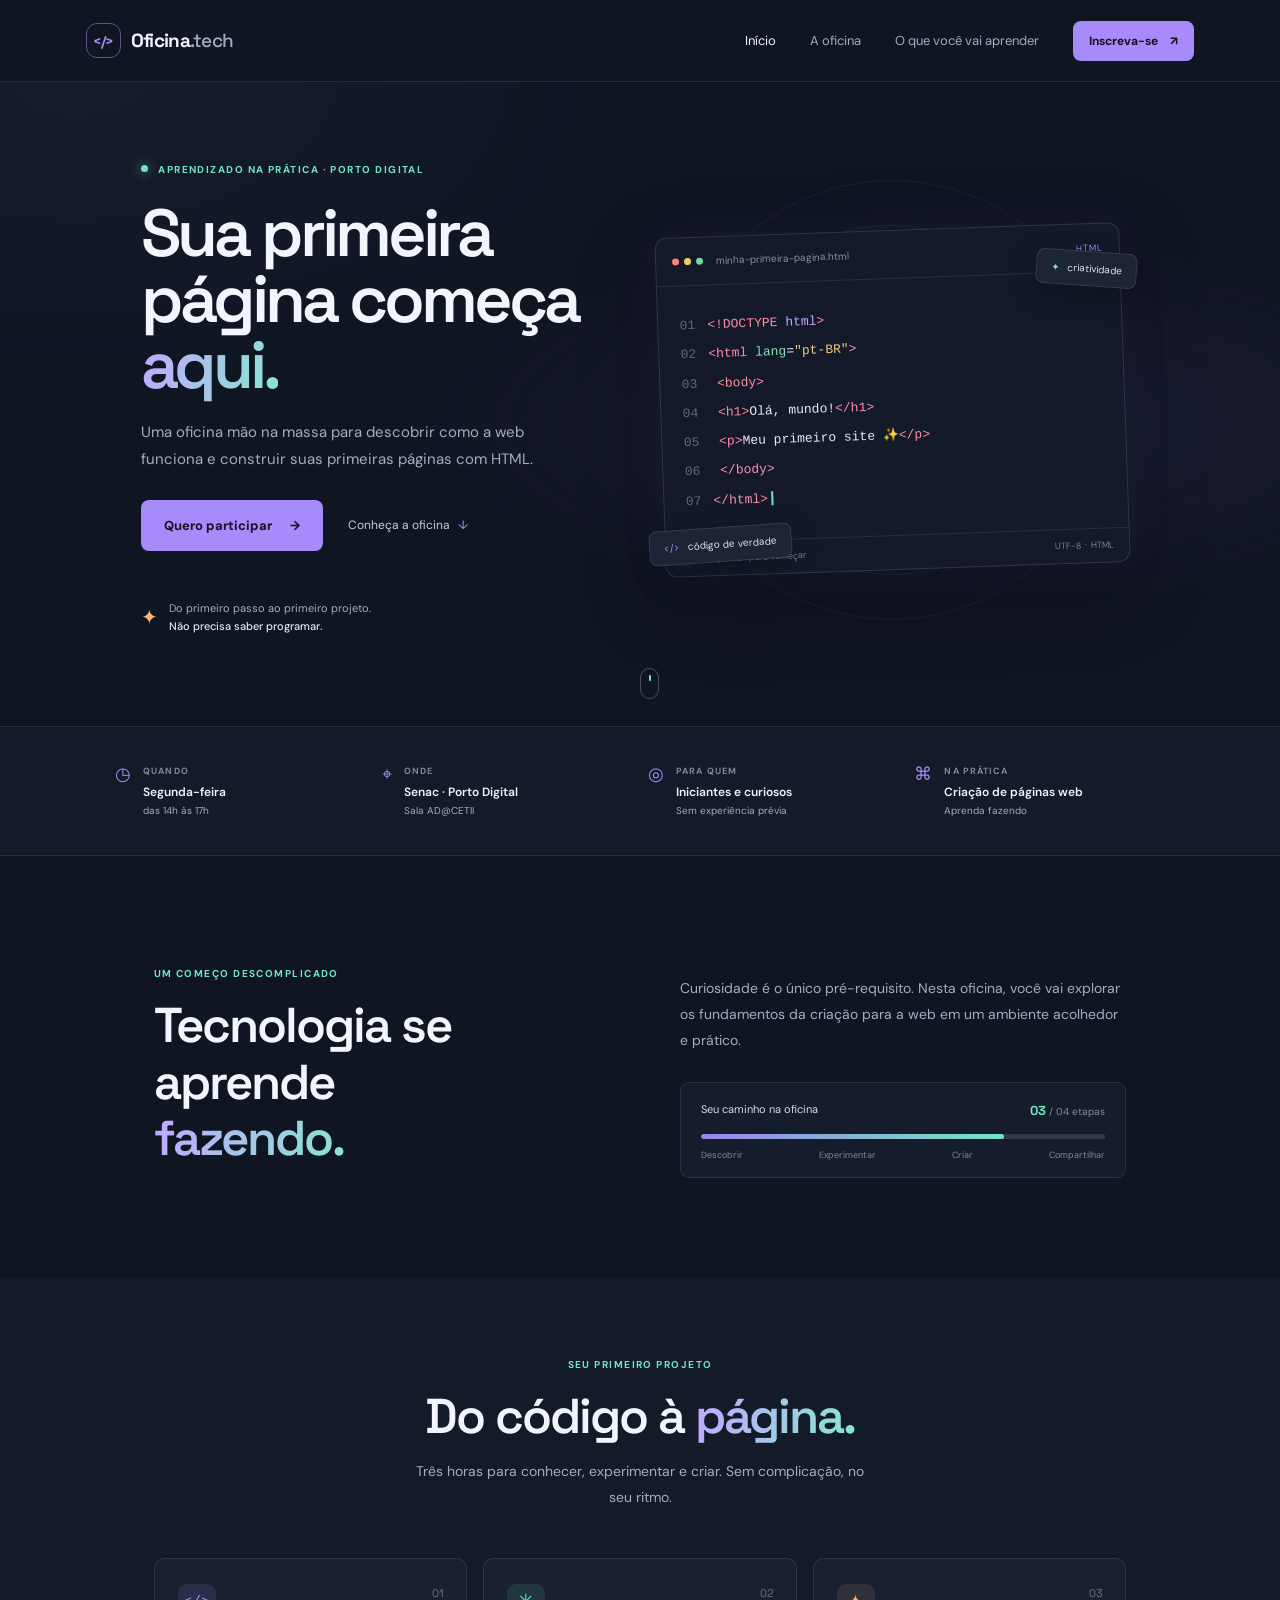
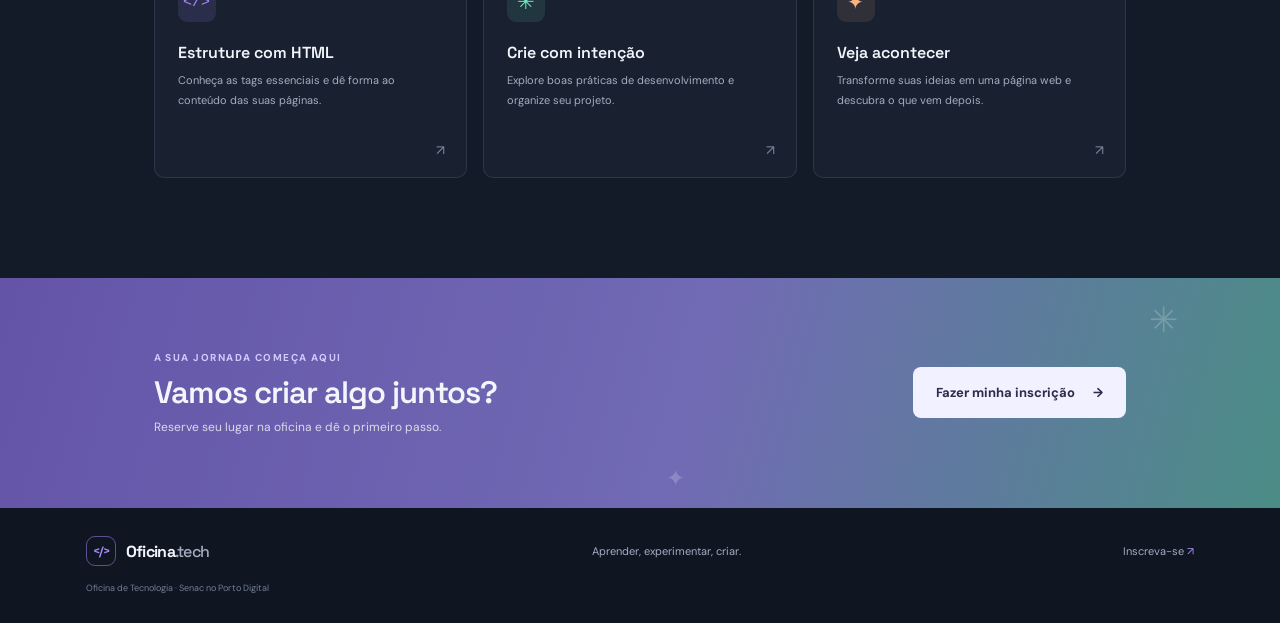
<file: index.html>
<!DOCTYPE html>
<html lang="pt-BR">
<head>
    <meta charset="UTF-8">
    <meta name="viewport" content="width=device-width, initial-scale=1.0">
    <meta name="theme-color" content="#101522">
    <meta name="description" content="Aprenda a criar páginas web na Oficina de Tecnologia do Senac no Porto Digital.">
    <title>Oficina de Tecnologia | Senac Porto Digital</title>
    <link rel="preconnect" href="https://fonts.googleapis.com">
    <link rel="preconnect" href="https://fonts.gstatic.com" crossorigin>
    <link href="https://fonts.googleapis.com/css2?family=DM+Sans:wght@400;500;600;700&family=Space+Grotesk:wght@400;500;600;700&display=swap" rel="stylesheet">
    <link rel="stylesheet" href="style.css">
</head>
<body>
    <header class="site-header">
        <a class="brand" href="index.html" aria-label="Oficina de Tecnologia, início">
            <span class="brand-mark" aria-hidden="true">&lt;/&gt;</span>
            <span>Oficina<span class="brand-light">.tech</span></span>
        </a>
        <nav class="main-nav" aria-label="Navegação principal">
            <a class="nav-link active" href="index.html">Início</a>
            <a class="nav-link" href="#sobre">A oficina</a>
            <a class="nav-link" href="#conteudo">O que você vai aprender</a>
            <a class="button button-small" href="inscricao.html">Inscreva-se <span aria-hidden="true">↗</span></a>
        </nav>
    </header>

    <main>
        <section class="hero">
            <div class="hero-copy">
                <p class="eyebrow"><span class="live-dot"></span> APRENDIZADO NA PRÁTICA · PORTO DIGITAL</p>
                <h1>Sua primeira<br>página começa<br><span class="text-gradient">aqui.</span></h1>
                <p class="hero-description">Uma oficina mão na massa para descobrir como a web funciona e construir suas primeiras páginas com HTML.</p>
                <div class="hero-actions">
                    <a class="button" href="inscricao.html">Quero participar <span aria-hidden="true">→</span></a>
                    <a class="text-link" href="#sobre">Conheça a oficina <span aria-hidden="true">↓</span></a>
                </div>
                <div class="hero-note">
                    <span class="note-icon" aria-hidden="true">✦</span>
                    <span>Do primeiro passo ao primeiro projeto.<br><strong>Não precisa saber programar.</strong></span>
                </div>
            </div>
            <div class="hero-art" aria-label="Ilustração de código HTML em um editor">
                <div class="orbit orbit-one"></div>
                <div class="orbit orbit-two"></div>
                <div class="code-window">
                    <div class="window-bar">
                        <div class="window-dots" aria-hidden="true"><i></i><i></i><i></i></div>
                        <span>minha-primeira-pagina.html</span>
                        <span class="window-language">HTML</span>
                    </div>
                    <div class="code-content" aria-hidden="true">
                        <div><span class="line-number">01</span><span class="code-pink">&lt;!DOCTYPE</span> <span class="code-purple">html</span><span class="code-pink">&gt;</span></div>
                        <div><span class="line-number">02</span><span class="code-pink">&lt;html</span> <span class="code-green">lang</span>=<span class="code-yellow">"pt-BR"</span><span class="code-pink">&gt;</span></div>
                        <div><span class="line-number">03</span>  <span class="code-pink">&lt;body&gt;</span></div>
                        <div><span class="line-number">04</span>    <span class="code-pink">&lt;h1&gt;</span><span class="code-white">Olá, mundo!</span><span class="code-pink">&lt;/h1&gt;</span></div>
                        <div><span class="line-number">05</span>    <span class="code-pink">&lt;p&gt;</span><span class="code-white">Meu primeiro site ✨</span><span class="code-pink">&lt;/p&gt;</span></div>
                        <div><span class="line-number">06</span>  <span class="code-pink">&lt;/body&gt;</span></div>
                        <div><span class="line-number">07</span><span class="code-pink">&lt;/html&gt;</span><span class="cursor"></span></div>
                    </div>
                    <div class="code-footer"><span><span class="status-dot"></span> Tudo pronto para começar</span><span>UTF-8&nbsp; · &nbsp;HTML</span></div>
                </div>
                <div class="floating-tag tag-top"><span>✦</span> criatividade</div>
                <div class="floating-tag tag-bottom"><span>&lt;/&gt;</span> código de verdade</div>
            </div>
            <a class="scroll-cue" href="#sobre" aria-label="Desça para conhecer a oficina"><span></span></a>
        </section>

        <section class="quick-facts" aria-label="Informações da oficina">
            <div class="fact"><span class="fact-icon">◷</span><div><span class="fact-label">QUANDO</span><strong>Segunda-feira</strong><small>das 14h às 17h</small></div></div>
            <div class="fact"><span class="fact-icon">⌖</span><div><span class="fact-label">ONDE</span><strong>Senac · Porto Digital</strong><small>Sala AD@CETII</small></div></div>
            <div class="fact"><span class="fact-icon">◎</span><div><span class="fact-label">PARA QUEM</span><strong>Iniciantes e curiosos</strong><small>Sem experiência prévia</small></div></div>
            <div class="fact"><span class="fact-icon">⌘</span><div><span class="fact-label">NA PRÁTICA</span><strong>Criação de páginas web</strong><small>Aprenda fazendo</small></div></div>
        </section>

        <section class="section about-section" id="sobre">
            <div class="section-heading">
                <p class="eyebrow">UM COMEÇO DESCOMPLICADO</p>
                <h2>Tecnologia se aprende<br><span class="text-gradient">fazendo.</span></h2>
            </div>
            <div class="about-copy">
                <p class="section-intro">Curiosidade é o único pré-requisito. Nesta oficina, você vai explorar os fundamentos da criação para a web em um ambiente acolhedor e prático.</p>
                <div class="progress-card">
                    <div class="progress-top"><span>Seu caminho na oficina</span><strong>03 <span>/ 04 etapas</span></strong></div>
                    <progress id="preparacao" value="3" max="4">3 de 4 etapas</progress>
                    <div class="progress-stages"><span>Descobrir</span><span>Experimentar</span><span>Criar</span><span>Compartilhar</span></div>
                </div>
            </div>
        </section>

        <section class="section learn-section" id="conteudo">
            <div class="section-heading centered-heading">
                <p class="eyebrow">SEU PRIMEIRO PROJETO</p>
                <h2>Do código à <span class="text-gradient">página.</span></h2>
                <p class="section-intro">Três horas para conhecer, experimentar e criar. Sem complicação, no seu ritmo.</p>
            </div>
            <div class="learning-grid">
                <article class="learning-card">
                    <span class="card-number">01</span><span class="learning-icon icon-lilac">&lt;/&gt;</span>
                    <h3>Estruture com HTML</h3>
                    <p>Conheça as tags essenciais e dê forma ao conteúdo das suas páginas.</p>
                    <span class="card-arrow" aria-hidden="true">↗</span>
                </article>
                <article class="learning-card">
                    <span class="card-number">02</span><span class="learning-icon icon-mint">✳</span>
                    <h3>Crie com intenção</h3>
                    <p>Explore boas práticas de desenvolvimento e organize seu projeto.</p>
                    <span class="card-arrow" aria-hidden="true">↗</span>
                </article>
                <article class="learning-card">
                    <span class="card-number">03</span><span class="learning-icon icon-orange">✦</span>
                    <h3>Veja acontecer</h3>
                    <p>Transforme suas ideias em uma página web e descubra o que vem depois.</p>
                    <span class="card-arrow" aria-hidden="true">↗</span>
                </article>
            </div>
        </section>

        <section class="cta-band">
            <div><p class="eyebrow">A SUA JORNADA COMEÇA AQUI</p><h2>Vamos criar algo juntos?</h2><p>Reserve seu lugar na oficina e dê o primeiro passo.</p></div>
            <a class="button button-light" href="inscricao.html">Fazer minha inscrição <span aria-hidden="true">→</span></a>
            <span class="cta-sparkle sparkle-one" aria-hidden="true">✳</span><span class="cta-sparkle sparkle-two" aria-hidden="true">✦</span>
        </section>
    </main>

    <footer class="site-footer">
        <a class="brand" href="index.html"><span class="brand-mark" aria-hidden="true">&lt;/&gt;</span><span>Oficina<span class="brand-light">.tech</span></span></a>
        <p>Aprender, experimentar, criar.</p>
        <a href="inscricao.html">Inscreva-se <span aria-hidden="true">↗</span></a>
        <small>Oficina de Tecnologia · Senac no Porto Digital</small>
    </footer>
</body>
</html>
</file>
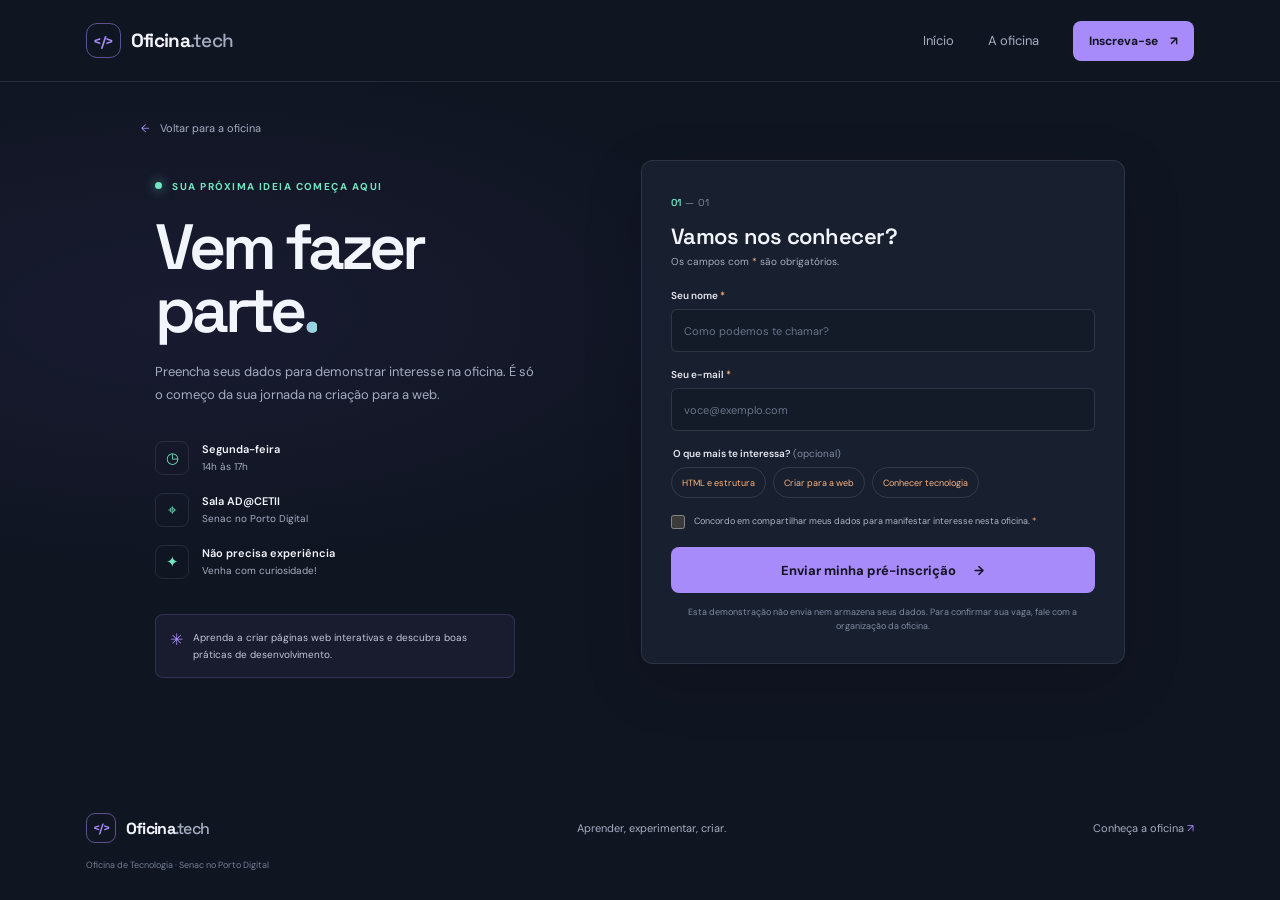
<file: inscricao.html>
<!DOCTYPE html>
<html lang="pt-BR">
<head>
    <meta charset="UTF-8">
    <meta name="viewport" content="width=device-width, initial-scale=1.0">
    <meta name="theme-color" content="#101522">
    <meta name="description" content="Faça sua pré-inscrição na Oficina de Tecnologia do Senac no Porto Digital.">
    <title>Inscrição | Oficina de Tecnologia</title>
    <link rel="preconnect" href="https://fonts.googleapis.com">
    <link rel="preconnect" href="https://fonts.gstatic.com" crossorigin>
    <link href="https://fonts.googleapis.com/css2?family=DM+Sans:wght@400;500;600;700&family=Space+Grotesk:wght@400;500;600;700&display=swap" rel="stylesheet">
    <link rel="stylesheet" href="style.css">
    <script src="inscricao.js" defer></script>
</head>
<body>
    <header class="site-header">
        <a class="brand" href="index.html" aria-label="Oficina de Tecnologia, início">
            <span class="brand-mark" aria-hidden="true">&lt;/&gt;</span>
            <span>Oficina<span class="brand-light">.tech</span></span>
        </a>
        <nav class="main-nav" aria-label="Navegação principal">
            <a class="nav-link" href="index.html">Início</a>
            <a class="nav-link" href="index.html#sobre">A oficina</a>
            <a class="button button-small" href="inscricao.html" aria-current="page">Inscreva-se <span aria-hidden="true">↗</span></a>
        </nav>
    </header>

    <main class="registration-main">
        <a class="back-link" href="index.html"><span aria-hidden="true">←</span> Voltar para a oficina</a>
        <div class="registration-layout">
            <section class="registration-intro">
                <p class="eyebrow"><span class="live-dot"></span> SUA PRÓXIMA IDEIA COMEÇA AQUI</p>
                <h1>Vem fazer<br>parte<span class="text-gradient">.</span></h1>
                <p>Preencha seus dados para demonstrar interesse na oficina. É só o começo da sua jornada na criação para a web.</p>
                <div class="registration-details">
                    <div><span class="detail-symbol">◷</span><span><strong>Segunda-feira</strong><small>14h às 17h</small></span></div>
                    <div><span class="detail-symbol">⌖</span><span><strong>Sala AD@CETII</strong><small>Senac no Porto Digital</small></span></div>
                    <div><span class="detail-symbol">✦</span><span><strong>Não precisa experiência</strong><small>Venha com curiosidade!</small></span></div>
                </div>
                <div class="registration-callout"><span aria-hidden="true">✳</span><p>Aprenda a criar páginas web interativas e descubra boas práticas de desenvolvimento.</p></div>
            </section>

            <section class="form-card" aria-labelledby="form-title">
                <div class="form-heading">
                    <span class="form-step">01 <span>— 01</span></span>
                    <h2 id="form-title">Vamos nos conhecer?</h2>
                    <p>Os campos com <span aria-hidden="true">*</span> são obrigatórios.</p>
                </div>
                <form id="registration-form">
                    <div class="field">
                        <label for="nome">Seu nome <span aria-hidden="true">*</span></label>
                        <input id="nome" name="nome" type="text" autocomplete="name" placeholder="Como podemos te chamar?" required>
                    </div>
                    <div class="field">
                        <label for="email">Seu e-mail <span aria-hidden="true">*</span></label>
                        <input id="email" name="email" type="email" autocomplete="email" placeholder="voce@exemplo.com" required>
                    </div>
                    <fieldset class="field">
                        <legend>O que mais te interessa? <span class="optional">(opcional)</span></legend>
                        <div class="interest-options">
                            <label class="choice"><input type="checkbox" name="interesses" value="HTML"><span>HTML e estrutura</span></label>
                            <label class="choice"><input type="checkbox" name="interesses" value="Criatividade"><span>Criar para a web</span></label>
                            <label class="choice"><input type="checkbox" name="interesses" value="Aprender"><span>Conhecer tecnologia</span></label>
                        </div>
                    </fieldset>
                    <label class="consent"><input type="checkbox" name="consentimento" required><span>Concordo em compartilhar meus dados para manifestar interesse nesta oficina. <span aria-hidden="true">*</span></span></label>
                    <button class="button submit-button" type="submit">Enviar minha pré-inscrição <span aria-hidden="true">→</span></button>
                    <p class="form-privacy">Esta demonstração não envia nem armazena seus dados. Para confirmar sua vaga, fale com a organização da oficina.</p>
                    <div class="form-success" id="form-success" role="status" tabindex="-1" hidden>
                        <span class="success-icon" aria-hidden="true">✓</span>
                        <div><strong>Interesse anotado!</strong><p>Obrigado, <span id="success-name"></span>. Esta é uma demonstração — seus dados não foram enviados nem armazenados. Entre em contato com a organização para confirmar sua participação.</p></div>
                    </div>
                </form>
            </section>
        </div>
    </main>

    <footer class="site-footer">
        <a class="brand" href="index.html"><span class="brand-mark" aria-hidden="true">&lt;/&gt;</span><span>Oficina<span class="brand-light">.tech</span></span></a>
        <p>Aprender, experimentar, criar.</p>
        <a href="index.html">Conheça a oficina <span aria-hidden="true">↗</span></a>
        <small>Oficina de Tecnologia · Senac no Porto Digital</small>
    </footer>
</body>
</html>
</file>
<file: style.css>
:root {
    color-scheme: dark;
    --bg: #101522;
    --bg-soft: #151c2b;
    --panel: #1a2232;
    --line: rgba(224, 231, 255, .1);
    --text: #f3f5fc;
    --muted: #a4adc0;
    --purple: #a78bfa;
    --mint: #73e5c1;
    --orange: #ffb37c;
    --font-body: "DM Sans", sans-serif;
    --font-display: "Space Grotesk", sans-serif;
}

* { box-sizing: border-box; }
html { scroll-behavior: smooth; }
body { margin: 0; background: var(--bg); color: var(--text); font-family: var(--font-body); -webkit-font-smoothing: antialiased; }
a { color: inherit; text-decoration: none; }
button, input { font: inherit; }
.site-header { height: 82px; padding: 0 max(6.7vw, 28px); display: flex; align-items: center; justify-content: space-between; border-bottom: 1px solid var(--line); position: relative; z-index: 2; }
.brand { display: inline-flex; align-items: center; gap: 10px; font-family: var(--font-display); font-size: 19px; font-weight: 700; letter-spacing: -.7px; white-space: nowrap; }
.brand-mark { width: 35px; height: 35px; display: grid; place-items: center; border: 1px solid rgba(167,139,250,.5); border-radius: 11px; color: var(--purple); font-size: 14px; letter-spacing: -1px; }
.brand-light { color: var(--muted); font-weight: 500; }
.main-nav { display: flex; align-items: center; gap: 34px; }
.nav-link { color: var(--muted); font-size: 13px; transition: color .2s ease; }
.nav-link:hover, .nav-link.active { color: var(--text); }
.button { min-height: 51px; padding: 0 23px; display: inline-flex; align-items: center; justify-content: center; gap: 18px; border: 0; border-radius: 8px; background: var(--purple); color: #141322; font-size: 13px; font-weight: 700; transition: transform .2s ease, background .2s ease; cursor: pointer; }
.button:hover { transform: translateY(-2px); background: #b9a5ff; }
.button-small { min-height: 40px; padding: 0 16px; gap: 12px; font-size: 12px; }
.hero { position: relative; overflow: hidden; min-height: 580px; padding: 81px max(11vw, 48px) 90px; display: grid; grid-template-columns: 1fr 1.05fr; align-items: center; gap: 35px; background: radial-gradient(ellipse at 75% 53%, rgba(86, 73, 157, .17), transparent 40%), radial-gradient(ellipse at 6% 0%, rgba(75, 120, 151, .08), transparent 33%); }
.hero-copy { position: relative; z-index: 1; max-width: 480px; }
.eyebrow { margin: 0; color: var(--mint); font-size: 10px; font-weight: 700; letter-spacing: 1.45px; }
.live-dot, .status-dot { display: inline-block; width: 7px; height: 7px; margin-right: 7px; border-radius: 50%; background: var(--mint); box-shadow: 0 0 12px rgba(115,229,193,.8); vertical-align: 1px; }
h1, h2, h3, p { margin-top: 0; }
.hero h1, .registration-intro h1 { margin: 25px 0 20px; font-family: var(--font-display); font-size: clamp(52px, 5.2vw, 72px); font-weight: 600; line-height: .99; letter-spacing: -4px; }
.text-gradient { color: #b39cff; background: linear-gradient(100deg, #c0aaff 4%, #87e6d0 100%); background-clip: text; -webkit-background-clip: text; -webkit-text-fill-color: transparent; }
.hero-description { max-width: 410px; margin-bottom: 27px; color: var(--muted); font-size: 15px; line-height: 1.8; }
.hero-actions { display: flex; align-items: center; gap: 25px; }
.text-link { color: #c9cddd; font-size: 12px; }
.text-link span { margin-left: 5px; color: var(--purple); }
.hero-note { display: flex; align-items: center; gap: 11px; margin-top: 48px; color: var(--muted); font-size: 11px; line-height: 1.7; }
.hero-note strong { color: #e3e7f2; font-weight: 500; }
.note-icon { color: var(--orange); font-size: 20px; }
.hero-art { min-height: 350px; position: relative; display: grid; place-items: center; }
.orbit { position: absolute; width: 440px; height: 440px; border: 1px solid rgba(174,157,255,.08); border-radius: 50%; }
.orbit-two { width: 350px; height: 350px; border-color: rgba(115,229,193,.09); }
.code-window { position: relative; z-index: 1; width: min(100%, 465px); overflow: hidden; border: 1px solid rgba(208,215,255,.15); border-radius: 12px; background: rgba(20,26,41,.93); box-shadow: 0 25px 80px rgba(0,0,0,.32), 0 0 50px rgba(143,115,241,.08); transform: rotate(-2deg); }
.window-bar { height: 48px; padding: 0 16px; display: flex; align-items: center; gap: 13px; border-bottom: 1px solid var(--line); color: #8790a5; font-size: 10px; }
.window-dots { display: flex; gap: 5px; }
.window-dots i { width: 7px; height: 7px; display: block; border-radius: 50%; background: #fd817c; }
.window-dots i:nth-child(2) { background: #f2c66e; }
.window-dots i:nth-child(3) { background: #73d5a1; }
.window-language { margin-left: auto; color: var(--purple); font-size: 9px; letter-spacing: 1px; }
.code-content { padding: 25px 15px 26px; font-family: Consolas, "Courier New", monospace; font-size: clamp(10px, 1.1vw, 13px); line-height: 2.25; white-space: nowrap; }
.line-number { display: inline-block; width: 34px; padding-right: 12px; color: #5e687d; text-align: right; }
.code-pink { color: #ff8ea8; }
.code-purple { color: #c1a8ff; }
.code-green { color: #7de2bd; }
.code-yellow { color: #f2cc83; }
.code-white { color: #e8ebf3; }
.cursor { display: inline-block; height: 14px; margin-left: 3px; border-left: 2px solid var(--mint); vertical-align: -3px; }
.code-footer { min-height: 34px; padding: 0 15px; display: flex; justify-content: space-between; align-items: center; border-top: 1px solid var(--line); color: #788298; font-size: 9px; }
.code-footer .status-dot { width: 6px; height: 6px; margin-right: 5px; }
.floating-tag { position: absolute; z-index: 2; padding: 10px 14px; border: 1px solid rgba(216,220,255,.13); border-radius: 8px; background: #1c2435; box-shadow: 0 8px 25px rgba(0,0,0,.25); color: #dce1ef; font-size: 10px; }
.floating-tag span { margin-right: 5px; color: var(--mint); }
.tag-top { top: 26px; right: 2px; transform: rotate(4deg); }
.tag-bottom { bottom: 13px; left: 3px; transform: rotate(-4deg); }
.tag-bottom span { color: var(--purple); }
.scroll-cue { position: absolute; bottom: 27px; left: 50%; width: 19px; height: 31px; border: 1px solid rgba(210,218,244,.28); border-radius: 12px; }
.scroll-cue span { position: absolute; top: 6px; left: 8px; width: 2px; height: 6px; border-radius: 2px; background: var(--mint); }
.quick-facts { min-height: 130px; padding: 25px max(9vw, 35px); display: grid; grid-template-columns: repeat(4, 1fr); align-items: center; gap: 16px; border-top: 1px solid var(--line); border-bottom: 1px solid var(--line); background: #131a28; }
.fact { display: flex; align-items: flex-start; gap: 12px; }
.fact-icon { color: var(--purple); font-size: 18px; line-height: 1; }
.fact-label { display: block; margin-bottom: 7px; color: #7f899e; font-size: 9px; font-weight: 700; letter-spacing: 1.1px; }
.fact strong, .fact small { display: block; }
.fact strong { margin-bottom: 4px; font-size: 12px; font-weight: 600; }
.fact small { color: var(--muted); font-size: 10px; }
.section { padding: 100px max(12vw, 48px); }
.about-section { display: grid; grid-template-columns: 1fr 1fr; align-items: center; gap: 80px; }
.section-heading h2, .cta-band h2 { margin: 17px 0 0; font-family: var(--font-display); font-size: clamp(36px, 4vw, 49px); font-weight: 600; line-height: 1.15; letter-spacing: -2px; }
.about-copy { padding-top: 20px; }
.section-intro { color: var(--muted); font-size: 14px; line-height: 1.85; }
.progress-card { margin-top: 28px; padding: 19px 20px 16px; border: 1px solid var(--line); border-radius: 9px; background: var(--bg-soft); }
.progress-top { display: flex; justify-content: space-between; color: #d8dced; font-size: 11px; }
.progress-top strong { color: var(--mint); font-family: var(--font-display); font-size: 13px; }
.progress-top strong span { color: #848ea2; font-family: var(--font-body); font-size: 10px; font-weight: 400; }
progress { display: block; width: 100%; height: 5px; margin: 15px 0 10px; overflow: hidden; border: 0; border-radius: 10px; background: #30394b; accent-color: var(--mint); }
progress::-webkit-progress-bar { border-radius: 10px; background: #30394b; }
progress::-webkit-progress-value { border-radius: 10px; background: linear-gradient(90deg, #9b83ec, #73e5c1); }
progress::-moz-progress-bar { border-radius: 10px; background: linear-gradient(90deg, #9b83ec, #73e5c1); }
.progress-stages { display: flex; justify-content: space-between; color: #7f899e; font-size: 9px; }
.learn-section { padding-top: 80px; background: #131a28; }
.centered-heading { text-align: center; }
.centered-heading .section-intro { max-width: 450px; margin: 15px auto 0; }
.learning-grid { max-width: 1020px; margin: 47px auto 0; display: grid; grid-template-columns: repeat(3, 1fr); gap: 16px; }
.learning-card { min-height: 220px; position: relative; padding: 25px 23px; border: 1px solid var(--line); border-radius: 10px; background: #192131; transition: transform .2s ease, border-color .2s ease; }
.learning-card:hover { transform: translateY(-4px); border-color: rgba(167,139,250,.42); }
.card-number { position: absolute; top: 27px; right: 22px; color: #687389; font-family: var(--font-display); font-size: 11px; }
.learning-icon { width: 38px; height: 38px; display: grid; place-items: center; border-radius: 9px; font-family: Consolas, monospace; font-size: 15px; }
.icon-lilac { background: rgba(167,139,250,.12); color: var(--purple); }
.icon-mint { background: rgba(115,229,193,.1); color: var(--mint); font-size: 21px; }
.icon-orange { background: rgba(255,179,124,.1); color: var(--orange); font-size: 20px; }
.learning-card h3 { margin: 20px 0 8px; font-family: var(--font-display); font-size: 16px; font-weight: 600; }
.learning-card p { max-width: 250px; margin-bottom: 0; color: var(--muted); font-size: 11px; line-height: 1.8; }
.card-arrow { position: absolute; right: 21px; bottom: 18px; color: #7c869b; font-size: 14px; }
.cta-band { min-height: 230px; position: relative; overflow: hidden; padding: 48px max(12vw, 48px); display: flex; justify-content: space-between; align-items: center; gap: 25px; background: linear-gradient(105deg, #6454a8, #716ab4 54%, #4b8d86); }
.cta-band .eyebrow { color: #d3cbff; }
.cta-band h2 { margin-top: 11px; font-size: 31px; letter-spacing: -1px; }
.cta-band p:not(.eyebrow) { margin: 8px 0 0; color: rgba(255,255,255,.77); font-size: 12px; }
.button-light { flex-shrink: 0; background: #f2f1ff; color: #302a4b; }
.button-light:hover { background: #fff; }
.cta-sparkle { position: absolute; color: rgba(255,255,255,.2); }
.sparkle-one { top: 19px; right: 8%; font-size: 35px; }
.sparkle-two { bottom: 15px; left: 52%; font-size: 23px; }
.site-footer { min-height: 115px; padding: 24px max(6.7vw, 28px); display: flex; align-items: center; justify-content: space-between; gap: 20px; flex-wrap: wrap; }
.site-footer .brand { font-size: 16px; }
.site-footer .brand-mark { width: 30px; height: 30px; border-radius: 9px; font-size: 12px; }
.site-footer p, .site-footer>a:not(.brand) { margin: 0; color: var(--muted); font-size: 11px; }
.site-footer>a:not(.brand) span { color: var(--purple); }
.site-footer small { width: 100%; margin-top: -13px; color: #737e93; font-size: 9px; }

.registration-main { min-height: calc(100vh - 197px); padding: 34px max(11vw, 42px) 75px; background: radial-gradient(ellipse at 14% 33%, rgba(86,73,157,.12), transparent 38%); }
.back-link { display: inline-block; margin-bottom: 25px; color: var(--muted); font-size: 11px; }
.back-link span { margin-right: 7px; color: var(--purple); }
.registration-layout { max-width: 970px; margin: 0 auto; display: grid; grid-template-columns: .9fr 1.1fr; align-items: start; gap: clamp(38px, 7vw, 90px); }
.registration-intro { padding-top: 20px; }
.registration-intro h1 { margin: 23px 0 17px; font-size: clamp(51px, 5vw, 67px); }
.registration-intro>p:not(.eyebrow) { max-width: 385px; color: var(--muted); font-size: 13px; line-height: 1.8; }
.registration-details { margin-top: 34px; display: grid; gap: 18px; }
.registration-details>div { display: flex; align-items: center; gap: 13px; }
.detail-symbol { width: 34px; height: 34px; display: grid; place-items: center; border: 1px solid var(--line); border-radius: 8px; color: var(--mint); font-size: 15px; }
.registration-details strong, .registration-details small { display: block; }
.registration-details strong { font-size: 11px; font-weight: 600; }
.registration-details small { margin-top: 4px; color: var(--muted); font-size: 10px; }
.registration-callout { max-width: 360px; margin-top: 35px; padding: 14px; display: flex; gap: 10px; border: 1px solid rgba(167,139,250,.18); border-radius: 8px; background: rgba(167,139,250,.06); }
.registration-callout>span { color: var(--purple); }
.registration-callout p { margin: 0; color: #c1c7d7; font-size: 10px; line-height: 1.7; }
.form-card { padding: 29px; border: 1px solid var(--line); border-radius: 12px; background: rgba(25,33,49,.92); box-shadow: 0 18px 60px rgba(0,0,0,.15); }
.form-step { color: var(--mint); font-family: var(--font-display); font-size: 10px; font-weight: 600; letter-spacing: .5px; }
.form-step span { color: #7f899e; font-weight: 400; }
.form-heading h2 { margin: 11px 0 5px; font-family: var(--font-display); font-size: 22px; font-weight: 600; letter-spacing: -.5px; }
.form-heading p { margin: 0 0 21px; color: var(--muted); font-size: 10px; }
.form-heading p span, .field label>span:not(.optional), .consent>span>span { color: var(--orange); }
.field { min-width: 0; margin: 0 0 16px; padding: 0; border: 0; }
.field>label, .field legend { display: block; margin-bottom: 7px; color: #e4e7f0; font-size: 10px; font-weight: 600; }
.field input[type="text"], .field input[type="email"] { width: 100%; height: 43px; padding: 0 12px; border: 1px solid rgba(224,231,255,.13); border-radius: 6px; outline: none; background: #131a28; color: var(--text); font-size: 11px; transition: border-color .2s ease, box-shadow .2s ease; }
.field input::placeholder { color: #69748a; }
.field input[type="text"]:focus, .field input[type="email"]:focus { border-color: var(--purple); box-shadow: 0 0 0 3px rgba(167,139,250,.1); }
.field legend { float: left; width: 100%; }
.field legend+.interest-options { clear: both; }
.optional { color: #7f899e; font-weight: 400; }
.interest-options { display: flex; gap: 7px; flex-wrap: wrap; }
.choice { position: relative; cursor: pointer; }
.choice input { position: absolute; width: 1px; height: 1px; opacity: 0; }
.choice span { min-height: 31px; padding: 0 10px; display: inline-flex; align-items: center; border: 1px solid rgba(224,231,255,.13); border-radius: 20px; color: #abb4c6; font-size: 9px; transition: all .2s ease; }
.choice input:checked+span { border-color: rgba(167,139,250,.7); background: rgba(167,139,250,.12); color: #d9ceff; }
.choice input:focus-visible+span { outline: 2px solid var(--mint); outline-offset: 2px; }
.consent { margin: 1px 0 18px; display: flex; align-items: flex-start; gap: 9px; color: #aeb6c8; font-size: 9px; line-height: 1.6; cursor: pointer; }
.consent input { flex: 0 0 auto; width: 14px; height: 14px; margin: 1px 0 0; accent-color: var(--purple); }
.submit-button { width: 100%; min-height: 46px; }
.form-privacy { margin: 12px 0 0; color: #818ba0; font-size: 9px; line-height: 1.6; text-align: center; }
.form-success { margin-top: 18px; padding: 14px; display: flex; gap: 11px; border: 1px solid rgba(115,229,193,.27); border-radius: 8px; background: rgba(115,229,193,.07); }
.form-success[hidden] { display: none; }
.success-icon { width: 23px; height: 23px; flex: 0 0 auto; display: grid; place-items: center; border-radius: 50%; background: rgba(115,229,193,.16); color: var(--mint); font-size: 12px; }
.form-success strong { color: var(--mint); font-size: 11px; }
.form-success p { margin: 5px 0 0; color: #c1c9d8; font-size: 10px; line-height: 1.7; }

@media (min-width: 1400px) {
    .hero { padding-right: calc((100vw - 1120px) / 2); padding-left: calc((100vw - 1120px) / 2); }
}
@media (max-width: 850px) {
    .site-header { height: 72px; padding: 0 28px; }
    .main-nav { gap: 19px; }
    .main-nav .nav-link:nth-child(3) { display: none; }
    .hero { min-height: 530px; padding: 64px 7vw 70px; grid-template-columns: 1fr 1fr; gap: 15px; }
    .hero h1 { font-size: clamp(48px, 6vw, 56px); }
    .code-content { padding-right: 8px; padding-left: 8px; font-size: 10px; }
    .line-number { width: 25px; padding-right: 8px; }
    .quick-facts { padding-right: 5vw; padding-left: 5vw; grid-template-columns: repeat(2, 1fr); gap: 27px; }
    .about-section { gap: 40px; padding-right: 8vw; padding-left: 8vw; }
    .section { padding-right: 8vw; padding-left: 8vw; }
    .cta-band { padding-right: 8vw; padding-left: 8vw; }
    .registration-main { padding-right: 6vw; padding-left: 6vw; }
    .registration-layout { gap: 35px; }
    .form-card { padding: 23px; }
}
@media (max-width: 600px) {
    .site-header { height: 68px; padding: 0 19px; }
    .brand { font-size: 17px; }
    .brand-mark { width: 32px; height: 32px; }
    .main-nav { gap: 13px; }
    .main-nav .nav-link { display: none; }
    .button-small { min-height: 37px; padding: 0 13px; }
    .hero { padding: 57px 25px 70px; display: flex; flex-direction: column; align-items: stretch; gap: 36px; }
    .hero h1 { margin-top: 21px; font-size: clamp(55px, 15vw, 70px); letter-spacing: -4px; }
    .hero-description { font-size: 13px; }
    .hero-note { margin-top: 28px; }
    .hero-art { min-height: 285px; }
    .code-window { transform: rotate(-1deg); }
    .code-content { padding-top: 18px; padding-bottom: 18px; font-size: clamp(8px, 2.45vw, 11px); }
    .line-number { width: 25px; padding-right: 7px; }
    .window-bar { height: 42px; padding: 0 11px; gap: 9px; font-size: 8px; }
    .code-footer { padding: 0 10px; font-size: 8px; }
    .tag-top { top: 5px; right: -3px; }
    .tag-bottom { bottom: -3px; left: -3px; }
    .orbit { width: 340px; height: 340px; }
    .orbit-two { width: 270px; height: 270px; }
    .scroll-cue { display: none; }
    .quick-facts { padding: 25px 22px; gap: 24px 12px; }
    .fact { gap: 8px; }
    .fact-icon { font-size: 16px; }
    .fact strong { font-size: 10px; }
    .fact small { font-size: 9px; }
    .fact-label { font-size: 8px; }
    .section { padding: 70px 24px; }
    .about-section { grid-template-columns: 1fr; gap: 22px; }
    .section-heading h2 { font-size: 39px; }
    .about-copy { padding-top: 0; }
    .learning-grid { margin-top: 32px; grid-template-columns: 1fr; gap: 11px; }
    .learning-card { min-height: 181px; }
    .learn-section { padding-top: 68px; }
    .cta-band { padding: 39px 24px; align-items: flex-start; flex-direction: column; }
    .cta-band h2 { font-size: 29px; }
    .cta-band .button { min-height: 46px; }
    .site-footer { padding: 23px 21px; gap: 16px; }
    .site-footer p { display: none; }
    .site-footer small { margin-top: -7px; }
    .registration-main { padding: 25px 20px 55px; }
    .registration-layout { grid-template-columns: 1fr; gap: 30px; }
    .registration-intro { padding-top: 8px; }
    .registration-intro h1 { font-size: 57px; }
    .registration-details { margin-top: 24px; grid-template-columns: 1fr 1fr; gap: 17px 12px; }
    .registration-callout { margin-top: 22px; }
    .form-card { padding: 22px 18px; }
    .form-heading h2 { font-size: 20px; }
}
@media (prefers-reduced-motion: reduce) {
    *, *::before, *::after { scroll-behavior: auto !important; transition-duration: .01ms !important; animation-duration: .01ms !important; }
}
</file>
